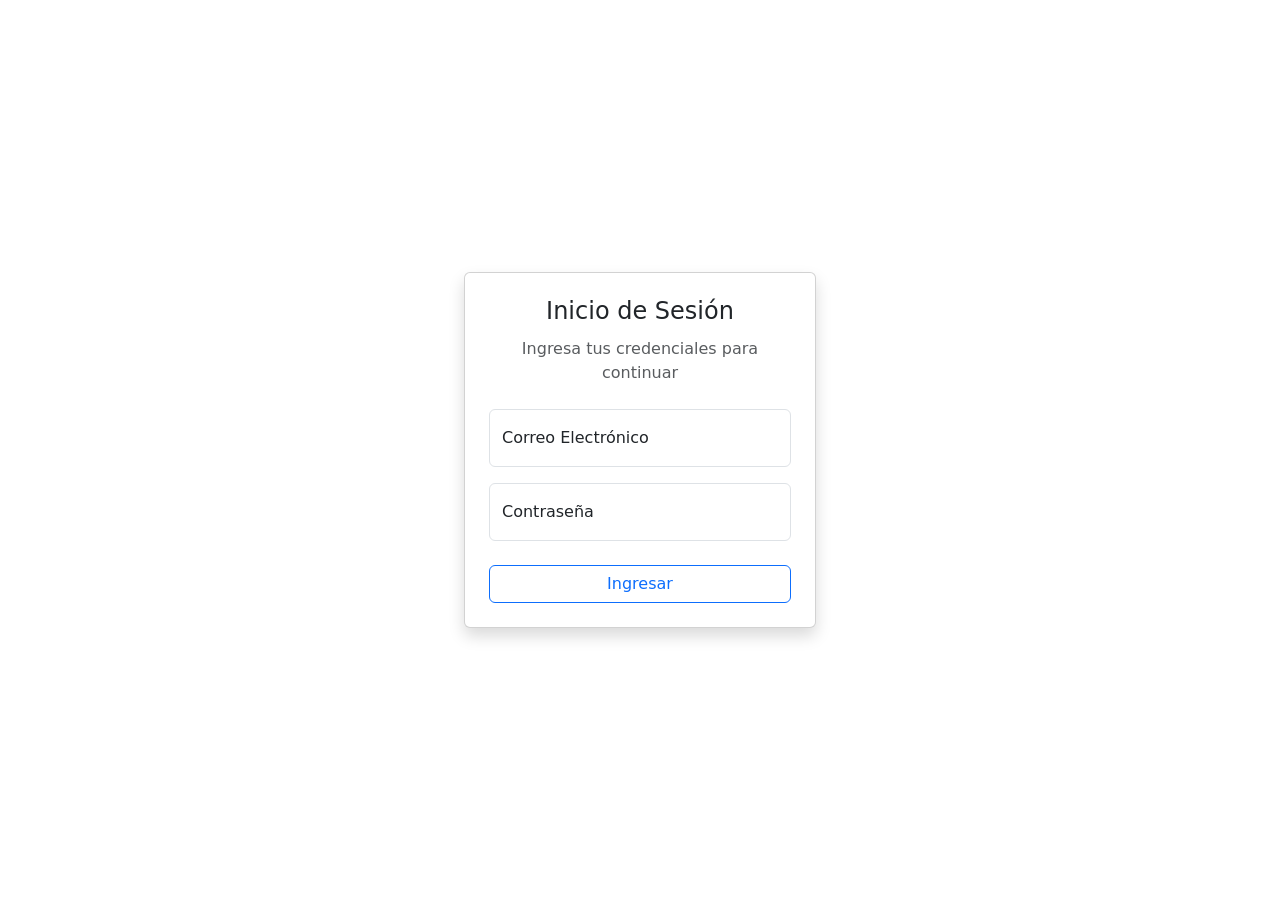
<file: index.html>
<!DOCTYPE html>
<html lang="es">
<head>
    <meta charset="UTF-8">
    <meta name="viewport" content="width=device-width, initial-scale=1.0">
    <link href="https://cdn.jsdelivr.net/npm/bootstrap@5.0.2/dist/css/bootstrap.min.css" rel="stylesheet">
    <link rel="stylesheet" href="css/login.css">
    <title>Login - Agenda</title>
</head>
<body>
    <video autoplay muted loop id="video-fondo">
        <source src="../videos/fondo.mp4" type="video/mp4">
    </video>
    
    <div class="container d-flex justify-content-center align-items-center vh-100 ">
        <div class="card shadow " style="width: 22rem;"> 
            <div class="card-body p-4 "> 
                <h4 class="card-title text-center mb-3">Inicio de Sesión</h4>
                <p class="card-subtitle mb-4 text-muted text-center">
                    Ingresa tus credenciales para continuar
                </p>
                
                <form id="loginForm" action="html/contactos.html">
                    <div class="form-floating mb-3">
                        <input type="email" class="form-control" id="emailInput" placeholder="name@example.com" required>
                        <label for="emailInput">Correo Electrónico</label>
                    </div>
                    <div class="form-floating mb-4">
                        <input type="password" class="form-control" id="floatingPassword" placeholder="Password" required>
                        <label for="floatingPassword">Contraseña</label>
                    </div>

                    <div class="d-grid gap-2">
                        <button type="submit" class="btn btn-outline-primary">Ingresar</button>
                    </div>
                </form>
            </div>
        </div>
    </div>

    <script>
        document.getElementById('loginForm').addEventListener('submit', function() {
            const email = document.getElementById('emailInput').value;
            localStorage.setItem('userEmail', email);
        });
    </script>
</body>
</html>
</file>
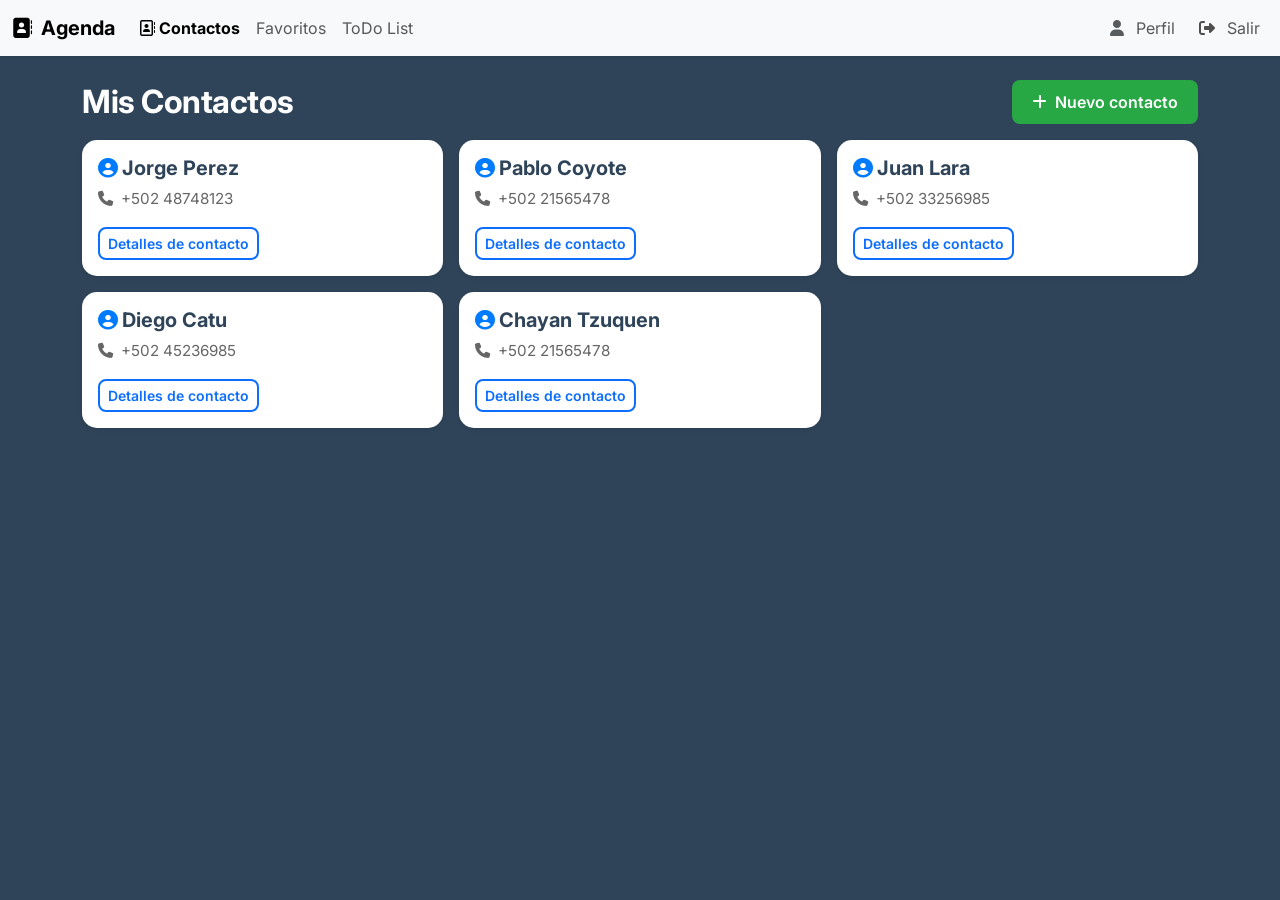
<file: html/contactos.html>
<!DOCTYPE html>
<html lang="es">

<head>
    <meta charset="UTF-8">
    <meta name="viewport" content="width=device-width, initial-scale=1.0">

    <link href="https://cdn.jsdelivr.net/npm/bootstrap@5.0.2/dist/css/bootstrap.min.css" rel="stylesheet">
    <link rel="stylesheet" href="https://cdnjs.cloudflare.com/ajax/libs/font-awesome/6.5.1/css/all.min.css">

    <link rel="stylesheet" href="../css/contactos.css">

    <title>Contactos - Agenda</title>
</head>

<body>

    <nav class="navbar navbar-expand-lg navbar-light bg-light shadow-sm">
        <div class="container-fluid">
            <a class="navbar-brand fw-bold" href="contactos.html">
                <i class="fas fa-address-book me-1"></i> Agenda
            </a>

            <button class="navbar-toggler" type="button" data-bs-toggle="collapse" data-bs-target="#navbarNav">
                <span class="navbar-toggler-icon"></span>
            </button>

            <div class="collapse navbar-collapse" id="navbarNav">
                <ul class="navbar-nav">
                    <li class="nav-item">
                        <a class="nav-link  active fw-bold" href="contactos.html">
                            <i class="far fa-address-book"></i>
                            Contactos</a>
                    </li>
                    <li class="nav-item">
                        <a class="nav-link" href="favoritos.html">Favoritos</a>
                    </li>
                    <li class="nav-item">
                        <a class="nav-link" href="ToDo-List.html">
                            ToDo List
                        </a>
                    </li>
                </ul>

                <ul class="navbar-nav ms-auto">
                    <li class="nav-item d-flex align-items-center">
                        <i class="fas fa-user me-1 text-muted"></i>
                        <a class="nav-link" href="perfil.html">Perfil</a>
                    </li>
                    <li class="nav-item d-flex align-items-center ms-lg-3">
                        <i class="fas fa-sign-out-alt me-1"></i>
                        <a class="nav-link logout-btn" href="../index.html">Salir</a>
                    </li>
                </ul>
            </div>
        </div>
    </nav>

    <!-- Modal -->
    <div class="modal fade" id="staticBackdrop" data-bs-backdrop="static" data-bs-keyboard="false" tabindex="-1"
        aria-labelledby="staticBackdropLabel" aria-hidden="true">
        <div class="modal-dialog">
            <div class="modal-content">
                <div class="modal-header">
                    <h5 class="modal-title" id="staticBackdropLabel">Nuevo Contacto</h5>
                    <button type="button" class="btn-close" data-bs-dismiss="modal" aria-label="Close"></button>
                </div>
                <div class="modal-body">
                    <div class="form-floating mb-3">
                        <input type="text" class="form-control" id="modalNombre" placeholder="Nombre">
                        <label for="modalNombre">Nombre completo</label>
                    </div>

                    <div class="form-floating">
                        <input type="tel" class="form-control" id="modalTelefono" placeholder="Teléfono">
                        <label for="modalTelefono">Número Telefónico</label>
                    </div>
                </div>
                <div class="modal-footer">
                    <button type="button" class="btn btn-secondary" data-bs-dismiss="modal">Cerrar</button>
                    <button type="button" class="btn btn-primary" data-bs-dismiss="modal">Agregar</button>
                </div>
            </div>
        </div>
    </div>

    <!-- CONTACTOS -->
    <div class="container mt-4">

        <div class="d-flex justify-content-between align-items-center mb-3">
            <h2 class="mb-0">Mis Contactos</h2>
            <button type="button" class="btn btn-success" data-bs-toggle="modal" data-bs-target="#staticBackdrop">
                <i class="fas fa-plus me-1"></i> Nuevo contacto
            </button>
        </div>

        <div class="row g-3">

            <!-- Contacto -->
            <div class="col-md-6 col-lg-4">
                <div class="card h-100 shadow-sm">
                    <div class="card-body">
                        <h5 class="card-title">
                            <i class="fas fa-user-circle me-1"></i> Jorge Perez
                        </h5>
                        <p class="card-text">
                            <i class="fas fa-phone me-1"></i> +502 48748123
                        </p>
                        <a href="detalle-contacto.html?nombre=Jorge Perez&telefono=+50248748123"
                            class="btn btn-outline-primary btn-sm">
                            Detalles de contacto
                        </a>
                    </div>
                </div>
            </div>

            <div class="col-md-6 col-lg-4">
                <div class="card h-100 shadow-sm">
                    <div class="card-body">
                        <h5 class="card-title">
                            <i class="fas fa-user-circle me-1"></i> Pablo Coyote
                        </h5>
                        <p class="card-text">
                            <i class="fas fa-phone me-1"></i> +502 21565478
                        </p>
                        <a href="detalle-contacto.html?nombre=Pablo Coyote&telefono=+50221565478"
                            class="btn btn-outline-primary btn-sm">
                            Detalles de contacto
                        </a>
                    </div>
                </div>
            </div>

            <div class="col-md-6 col-lg-4">
                <div class="card h-100 shadow-sm">
                    <div class="card-body">
                        <h5 class="card-title">
                            <i class="fas fa-user-circle me-1"></i> Juan Lara
                        </h5>
                        <p class="card-text">
                            <i class="fas fa-phone me-1"></i> +502 33256985
                        </p>
                        <a href="detalle-contacto.html?nombre=Juan Lara&telefono=+50233256985"
                            class="btn btn-outline-primary btn-sm">
                            Detalles de contacto
                        </a>
                    </div>
                </div>
            </div>

            <div class="col-md-6 col-lg-4">
                <div class="card h-100 shadow-sm">
                    <div class="card-body">
                        <h5 class="card-title">
                            <i class="fas fa-user-circle me-1"></i> Diego Catu
                        </h5>
                        <p class="card-text">
                            <i class="fas fa-phone me-1"></i> +502 45236985
                        </p>
                        <a href="detalle-contacto.html?nombre=Diego Catu&telefono=+50245236985"
                            class="btn btn-outline-primary btn-sm">
                            Detalles de contacto
                        </a>
                    </div>
                </div>
            </div>

            <div class="col-md-6 col-lg-4">
                <div class="card h-100 shadow-sm">
                    <div class="card-body">
                        <h5 class="card-title">
                            <i class="fas fa-user-circle me-1"></i> Chayan Tzuquen
                        </h5>
                        <p class="card-text">
                            <i class="fas fa-phone me-1"></i> +502 21565478
                        </p>
                        <a href="detalle-contacto.html?nombre=Chayan Tzuquen&telefono=+50221565478"
                            class="btn btn-outline-primary btn-sm">
                            Detalles de contacto
                        </a>
                    </div>
                </div>
            </div>
        </div>
    </div>




    <script>
        document.querySelector('.logout-btn').addEventListener('click', () => {
            localStorage.clear();
        });
    </script>

    <script src="https://cdn.jsdelivr.net/npm/bootstrap@5.0.2/dist/js/bootstrap.bundle.min.js"></script>
</body>

</html>
</file>
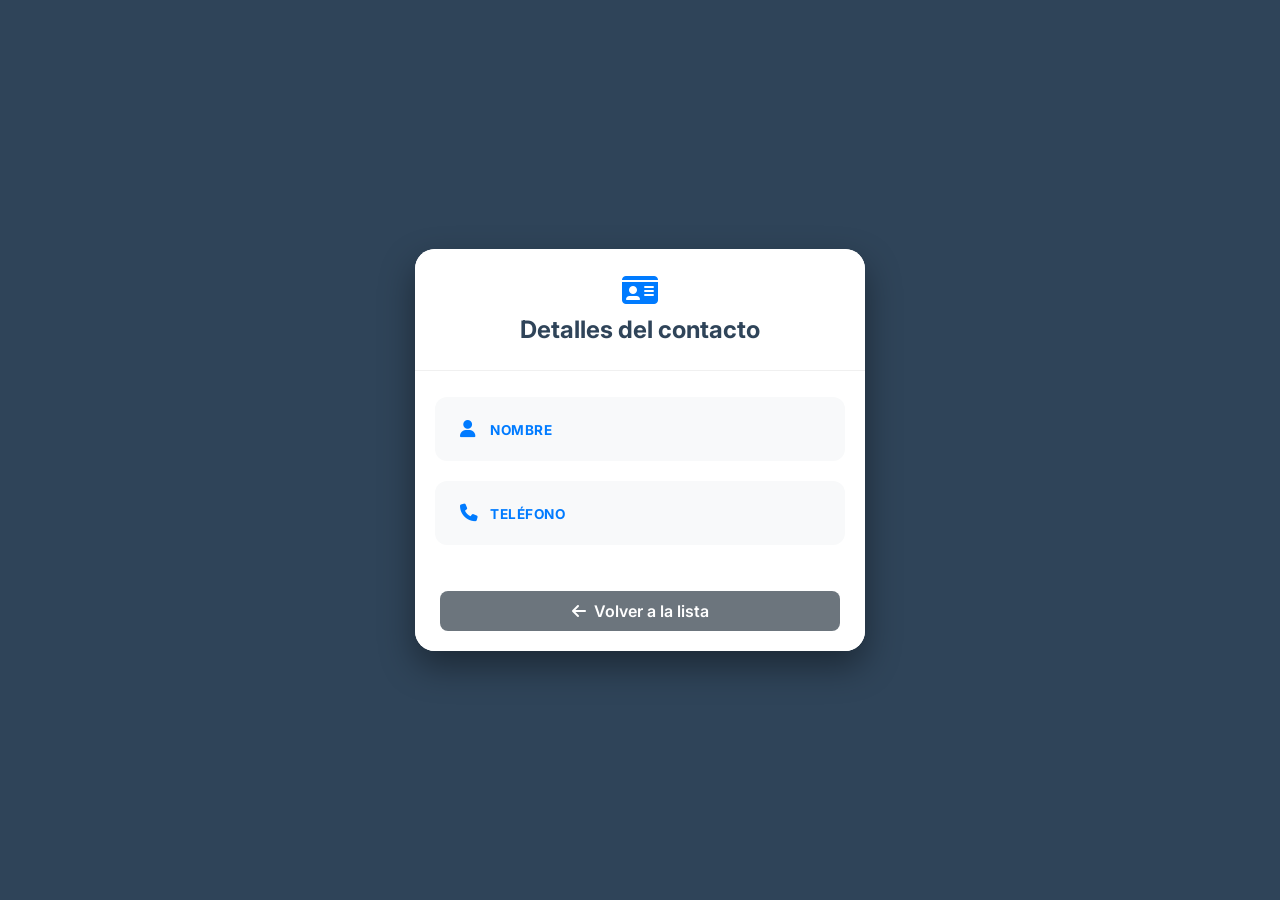
<file: html/detalle-contacto.html>
<!DOCTYPE html>
<html lang="es">
<head>
    <meta charset="UTF-8">
    <title>Detalle del Contacto</title>
    <link href="https://cdn.jsdelivr.net/npm/bootstrap@5.0.2/dist/css/bootstrap.min.css" rel="stylesheet">
    <link rel="stylesheet" href="https://cdnjs.cloudflare.com/ajax/libs/font-awesome/6.5.1/css/all.min.css">
    <link rel="stylesheet" href="../css/detalle.css">

</head>
<body class="bg-custom">

<div class="container">
    <div class="card">
        <div class="card-header">
            <i class="fas fa-id-card"></i>
            <h4>Detalles del contacto</h4>
        </div>

        <div class="card-body px-0"> <div class="list-group list-group-flush">
                <div class="list-group-item">
                    <i class="fas fa-user"></i>
                    <div>
                        <strong>Nombre</strong>
                        <div id="nombre" class="fw-bold"></div>
                    </div>
                </div>
                <div class="list-group-item">
                    <i class="fas fa-phone"></i>
                    <div>
                        <strong>Teléfono</strong>
                        <div id="telefono" class="fw-bold"></div>
                    </div>
                </div>
            </div>
        </div>

        <div class="card-footer text-center">
            <a href="contactos.html" class="btn btn-secondary w-100">
                <i class="fas fa-arrow-left me-1"></i> Volver a la lista
            </a>
        </div>
    </div>
</div>

<script>
    const params = new URLSearchParams(window.location.search);
    document.getElementById("nombre").textContent = params.get("nombre");
    document.getElementById("telefono").textContent = params.get("telefono");
</script>

</body>
</html>
</file>
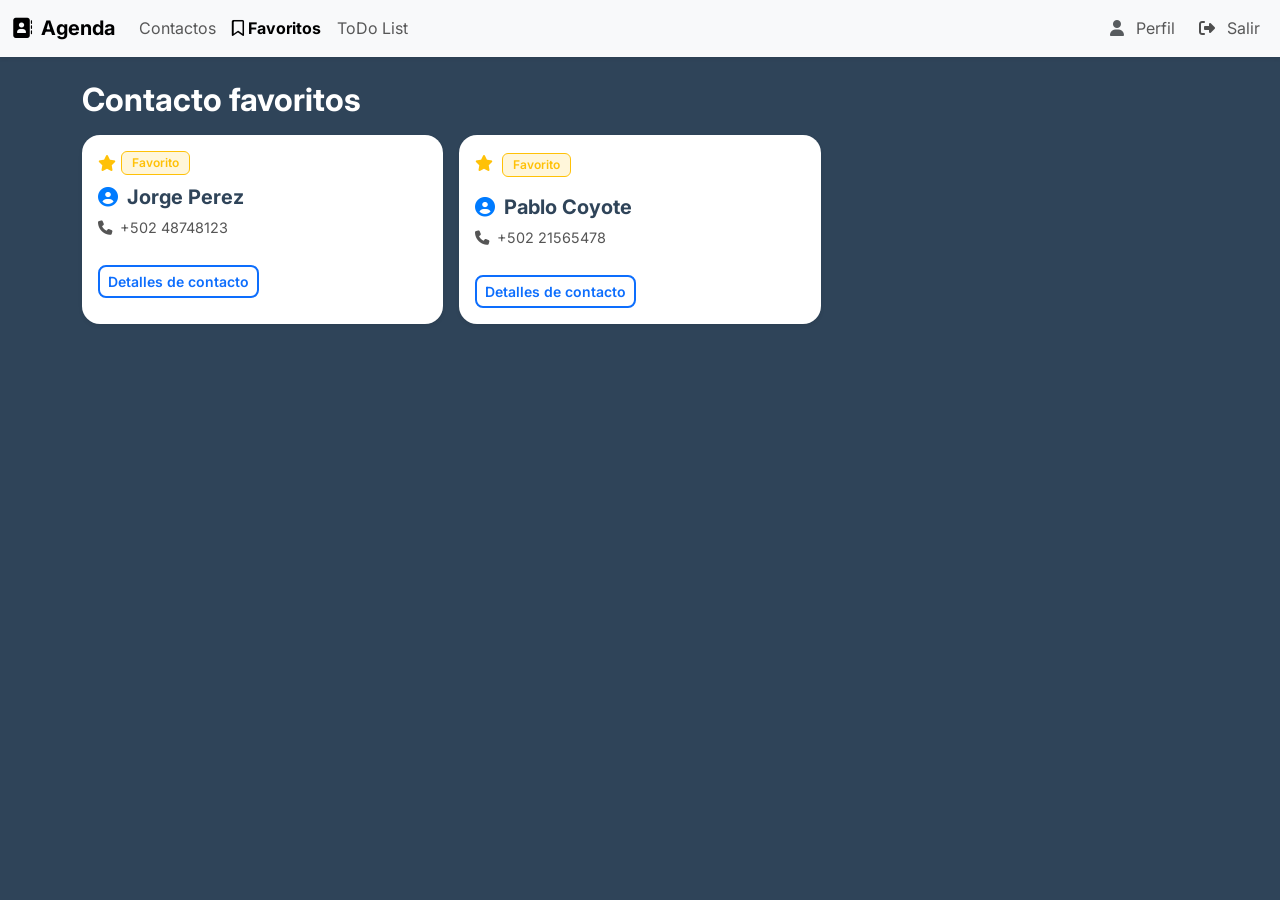
<file: html/favoritos.html>
<!DOCTYPE html>
<html lang="en">
<head>
    <meta charset="UTF-8">
    <meta name="viewport" content="width=device-width, initial-scale=1.0">

    <link href="https://cdn.jsdelivr.net/npm/bootstrap@5.0.2/dist/css/bootstrap.min.css" rel="stylesheet">
    <link rel="stylesheet" href="https://cdnjs.cloudflare.com/ajax/libs/font-awesome/6.5.1/css/all.min.css">
    <link rel="stylesheet" href="../css/favoritos.css">

    <title>Favoritos - Agenda</title>
</head>
<body>

<nav class="navbar navbar-expand-lg navbar-light bg-light shadow-sm">
    <div class="container-fluid">
        <a class="navbar-brand fw-bold" href="contactos.html">
            <i class="fas fa-address-book me-1"></i> Agenda
        </a>

        <button class="navbar-toggler" type="button" data-bs-toggle="collapse" data-bs-target="#navbarNav">
            <span class="navbar-toggler-icon"></span>
        </button>

        <div class="collapse navbar-collapse" id="navbarNav">
            <ul class="navbar-nav">
                <li class="nav-item">
                    <a class="nav-link" href="contactos.html">Contactos</a>
                </li>
                <li class="nav-item">
                    <a class="nav-link  active fw-bold" href="favoritos.html">
                        <i class="far fa-bookmark"></i>
                        Favoritos
                    </a>
                </li>
                <li class="nav-item">
                    <a class="nav-link" href="ToDo-List.html">
                        ToDo List
                    </a>
                </li>
            </ul>

            <ul class="navbar-nav ms-auto">
                <li class="nav-item d-flex align-items-center">
                    <i class="fas fa-user me-1 text-muted"></i>
                    <a class="nav-link" href="perfil.html">Perfil</a>
                </li>
                <li class="nav-item d-flex align-items-center ms-lg-3">
                    <i class="fas fa-sign-out-alt me-1"></i>
                    <a class="nav-link logout-btn" href="../index.html">Salir</a>
                </li>
            </ul>
        </div>
    </div>
</nav>

    <!-- CONTACTOS FAVORITOS -->
    <div class="container mt-4">

        <div class="d-flex justify-content-between align-items-center mb-3">
            <h2 class="mb-0">Contacto favoritos</h2>
        </div>

        <div class="row g-3">

            <!-- Contacto -->
            <div class="col-md-6 col-lg-4">
            <div class="card h-100 shadow-sm">
                <div class="card-body">
                    <div class="d-flex align-items-center mb-2">
                        <i class="fas fa-star"></i>
                        <span class="badge bg-warning text-dark">Favorito</span>
                    </div>

                    <h5 class="card-title">
                        <i class="fas fa-user-circle me-1"></i> Jorge Perez
                    </h5>
                    <p class="card-text">
                        <i class="fas fa-phone me-1"></i> +502 48748123
                    </p>
                    <a href="detalle-contacto.html?nombre=Jorge Perez&telefono=+50248748123" 
                        class="btn btn-outline-primary btn-sm">
                        Detalles de contacto
                    </a>
                </div>
            </div>
        </div>
            <div class="col-md-6 col-lg-4">
                <div class="card h-100 shadow-sm">
                    <div class="card-body">
                        <i class="fas fa-star"></i>
                        <span class="badge bg-warning text-dark mb-2">Favorito</span>

                        <h5 class="card-title">
                            <i class="fas fa-user-circle me-1"></i> Pablo Coyote
                        </h5>
                        <p class="card-text">
                            <i class="fas fa-phone me-1"></i> +502 21565478
                        </p>
                        <a href="detalle-contacto.html?nombre=Pablo Coyote&telefono=+50221565478"
                        class="btn btn-outline-primary btn-sm">
                            Detalles de contacto
                        </a>
                    </div>
                </div>
            </div>
        </div>
    </div> 

<script src="https://cdn.jsdelivr.net/npm/bootstrap@5.0.2/dist/js/bootstrap.bundle.min.js"></script>
<script>
    document.querySelector('.logout-btn').addEventListener('click', () => {
        localStorage.clear(); // Esto borra el correo al salir
    });
</script>

</body>
</html>
</file>
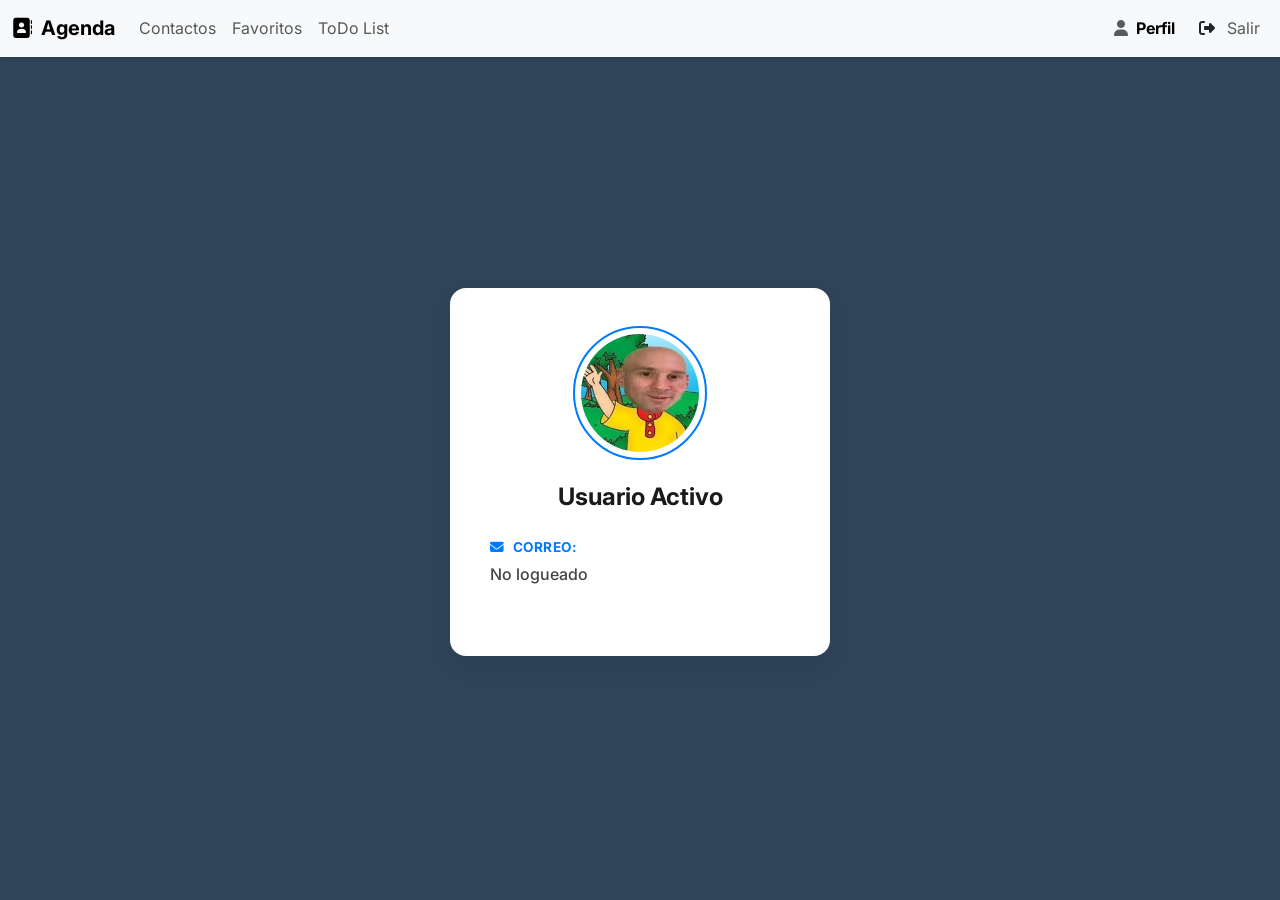
<file: html/perfil.html>
<!DOCTYPE html>
<html lang="en">
<head>
    <meta charset="UTF-8">
    <meta name="viewport" content="width=device-width, initial-scale=1.0">
    <link href="https://cdn.jsdelivr.net/npm/bootstrap@5.0.2/dist/css/bootstrap.min.css" rel="stylesheet">
    <link rel="stylesheet" href="https://cdnjs.cloudflare.com/ajax/libs/font-awesome/6.5.1/css/all.min.css">
    <link rel="stylesheet" href="../css/perfil.css">
    <title>Perfil - Agenda</title>
</head>
<body>
<nav class="navbar navbar-expand-lg navbar-light bg-light shadow-sm">
    <div class="container-fluid">
        <a class="navbar-brand fw-bold" href="contactos.html"><i class="fas fa-address-book me-1"></i> Agenda</a>
        <div class="collapse navbar-collapse" id="navbarNav">
            <ul class="navbar-nav">
                <li class="nav-item"><a class="nav-link" href="contactos.html">Contactos</a></li>
                <li class="nav-item"><a class="nav-link" href="favoritos.html">Favoritos</a></li>
                <li class="nav-item"><a class="nav-link" href="ToDo-List.html">ToDo List</a></li>
            </ul>
            <ul class="navbar-nav ms-auto">
                <li class="nav-item d-flex align-items-center">
                    <a class="nav-link active fw-bold" href="perfil.html"><i class="fas fa-user me-1 text-muted"></i> Perfil</a>
                </li>
                <li class="nav-item d-flex align-items-center ms-lg-3">
                    <i class="fas fa-sign-out-alt me-1"></i>
                    <a class="nav-link logout-btn" href="../index.html">Salir</a>
                </li>
            </ul>
        </div>
    </div>
</nav>

<div class="container">
    <div class="profile-card">
        <div class="profile-image">
            <img src="../image/images.jpg" alt="Foto de perfil">
        </div>
        <div class="profile-info">
            <h2>Usuario Activo</h2>
            <div class="info-item">
                <strong><i class="fas fa-envelope me-2"></i>Correo:</strong>
                <p id="displayEmail">Cargando...</p>
            </div>
        </div>
    </div>
</div>

<script>
    document.addEventListener('DOMContentLoaded', () => {
        const email = localStorage.getItem('userEmail');
        document.getElementById('displayEmail').textContent = email ? email : "No logueado";
    });

    document.querySelector('.logout-btn').addEventListener('click', () => {
        localStorage.clear();
    });
</script>
</body>
</html>
</file>
<file: css/login.css>
#video-fondo{
    position: fixed;
    right: 0;
    bottom: 0;
    min-width: 100%;
    min-height: 100%;
    width: auto;
    height: auto;
    z-index: -2;
    object-fit: cover;
}
</file>
<file: css/contactos.css>
@import url('https://fonts.googleapis.com/css2?family=Inter:wght@400;600;700&display=swap');

body {
    font-family: 'Inter', sans-serif;
    background-color: #2f4459;
    color: #ffffff;
}

h2 {
    font-weight: 700;
    color: #ffffff;
    letter-spacing: -0.5px;
}

.card {
    background-color: #ffffff;
    border: none;
    border-radius: 15px;
    transition: all 0.3s ease;
}

.card:hover {
    transform: translateY(-5px);
    box-shadow: 0 10px 20px rgba(0, 0, 0, 0.3) !important;
}

.card-title {
    color: #2f4459;
    font-weight: 700;
    display: flex;
    align-items: center;
}

.card-title i {
    color: #007bff;
}

.card-text {
    color: #666;
    font-size: 0.95rem;
}

.btn-outline-primary {
    border-radius: 8px;
    font-weight: 600;
    border-width: 2px;
}

.btn-success {
    background-color: #28a745;
    border: none;
    border-radius: 8px;
    padding: 10px 20px;
    font-weight: 600;
}

.modal-content {
    border-radius: 20px;
    border: none;
    overflow: hidden;
}

.modal-header {
    background-color: #f8f9fa;
    border-bottom: 1px solid #eee;
    color: #2f4459;
}

.modal-title {
    font-weight: 700;
}

.form-control:focus {
    box-shadow: none;
    border-color: #007bff;
}

.fa-sign-out-alt {
    color: #4e4e4e;
}
</file>
<file: css/detalle.css>
@import url('https://fonts.googleapis.com/css2?family=Inter:wght@400;600;700&display=swap');

body {
    font-family: 'Inter', sans-serif;
    background-color: #2f4459;
    margin: 0;
    display: flex;
    justify-content: center;
    align-items: center;
    min-height: 100vh;
}

.card {
    border: none;
    border-radius: 20px;
    width: 100%;
    max-width: 450px;
    box-shadow: 0 15px 35px rgba(0, 0, 0, 0.4);
    overflow: hidden;
}

.container {
    display: flex;
    justify-content: center;
    align-items: center;
    min-height: 100vh;
    width: 100%;
    padding: 20px;
}

.card-header {
    background-color: #ffffff;
    border-bottom: 1px solid #f0f0f0;
    padding: 25px;
    text-align: center;
}

.card-header h4 {
    color: #2f4459;
    font-weight: 700;
    margin: 0;
}

.card-header i {
    color: #007bff;
    display: block;
    font-size: 2rem;
    margin-bottom: 10px;
}

.list-group-item {
    border: none;
    padding: 20px 25px;
    background-color: #f8f9fa;
    margin: 10px 20px;
    border-radius: 12px !important;
    display: flex;
    align-items: center;
    color: #444;
}

.list-group-item i {
    color: #007bff;
    width: 30px;
    font-size: 1.1rem;
}

.list-group-item strong {
    font-size: 0.85rem;
    text-transform: uppercase;
    letter-spacing: 0.5px;
    color: #007bff;
    margin-right: 10px;
}

.card-footer {
    background-color: #ffffff;
    border-top: none;
    padding: 20px 25px;
}

.btn-secondary {
    background-color: #6c757d;
    border: none;
    border-radius: 8px;
    padding: 8px 20px;
    font-weight: 600;
    transition: 0.3s;
}

.btn-secondary:hover {
    background-color: #5a6268;
}
</file>
<file: css/favoritos.css>
@import url('https://fonts.googleapis.com/css2?family=Inter:wght@400;600;700&display=swap');

body {
    font-family: 'Inter', sans-serif;
    background-color: #2f4459;
    color: #ffffff;
}

.card-title i {
    color: #007bff;
}

h2 {
    font-weight: 700;
    color: #ffffff;
    margin-bottom: 25px;
}

.card {
    background-color: #ffffff;
    border: none;
    border-radius: 18px;
    transition: all 0.3s ease;
    overflow: hidden;
}

.card:hover {
    transform: translateY(-8px);
    box-shadow: 0 12px 24px rgba(0, 0, 0, 0.4) !important;
}

.fa-star {
    color: #ffc107;
    margin-right: 5px;
}

.badge.bg-warning {
    background-color: rgba(255, 193, 7, 0.15) !important;
    color: #ffc107 !important;
    border: 1px solid #ffc107;
    font-weight: 600;
    border-radius: 6px;
    padding: 5px 10px;
}

.card-title {
    color: #2f4459;
    font-weight: 700;
    margin-top: 10px;
}

.card-text {
    color: #555;
    font-size: 0.9rem;
}

.btn-outline-primary {
    border-radius: 8px;
    font-weight: 600;
    margin-top: 10px;
    border-width: 2px;
}

.navbar {
    border-bottom: 1px solid rgba(255, 255, 255, 0.1);
}

.fa-sign-out-alt {
    color: #4e4e4e;
}
</file>
<file: css/perfil.css>
@import url('https://fonts.googleapis.com/css2?family=Inter:wght@400;600;700&display=swap');

body {
    font-family: 'Inter', sans-serif;
    background-color: #2f4459; 
    margin: 0;
}

.navbar {
    border-bottom: 1px solid rgba(255, 255, 255, 0.1);
}   

.container {
    display: flex;
    justify-content: center;
    align-items: center;
    min-height: calc(100vh - 70px);
    padding: 20px;
}

.profile-card {
    background: #ffffff;
    border-radius: 16px;
    padding: 40px;
    box-shadow: 0 10px 25px rgba(0, 0, 0, 0.05);
    text-align: center;
    max-width: 380px;
    width: 100%;
    transition: transform 0.3s ease, box-shadow 0.3s ease;
}

.profile-card:hover {
    transform: translateY(-8px);
    box-shadow: 0 15px 35px rgba(0, 0, 0, 0.1);
}

.profile-image {
    margin-bottom: 25px;
    display: flex;
    justify-content: center;
}

.profile-image img {
    width: 130px;
    height: 130px;
    border-radius: 50%;
    object-fit: cover;
    border: 4px solid #ffffff;
    outline: 2px solid #007bff;
    padding: 2px;
}

.profile-info h2 {
    font-size: 1.5rem;
    font-weight: 700;
    color: #1a1a1a;
    margin-bottom: 25px;
}

.info-item {
    margin-bottom: 20px;
    text-align: left;
    border-bottom: 1px solid #f0f0f0;
    padding-bottom: 10px;
}

.info-item:last-child {
    border-bottom: none;
}

.info-item strong {
    display: block;
    font-size: 0.85rem;
    text-transform: uppercase;
    letter-spacing: 0.5px;
    color: #007bff;
    margin-bottom: 4px;
}

.info-item p {
    margin: 0;
    font-size: 1rem;
    color: #444;
    font-weight: 500;
}
</file>
